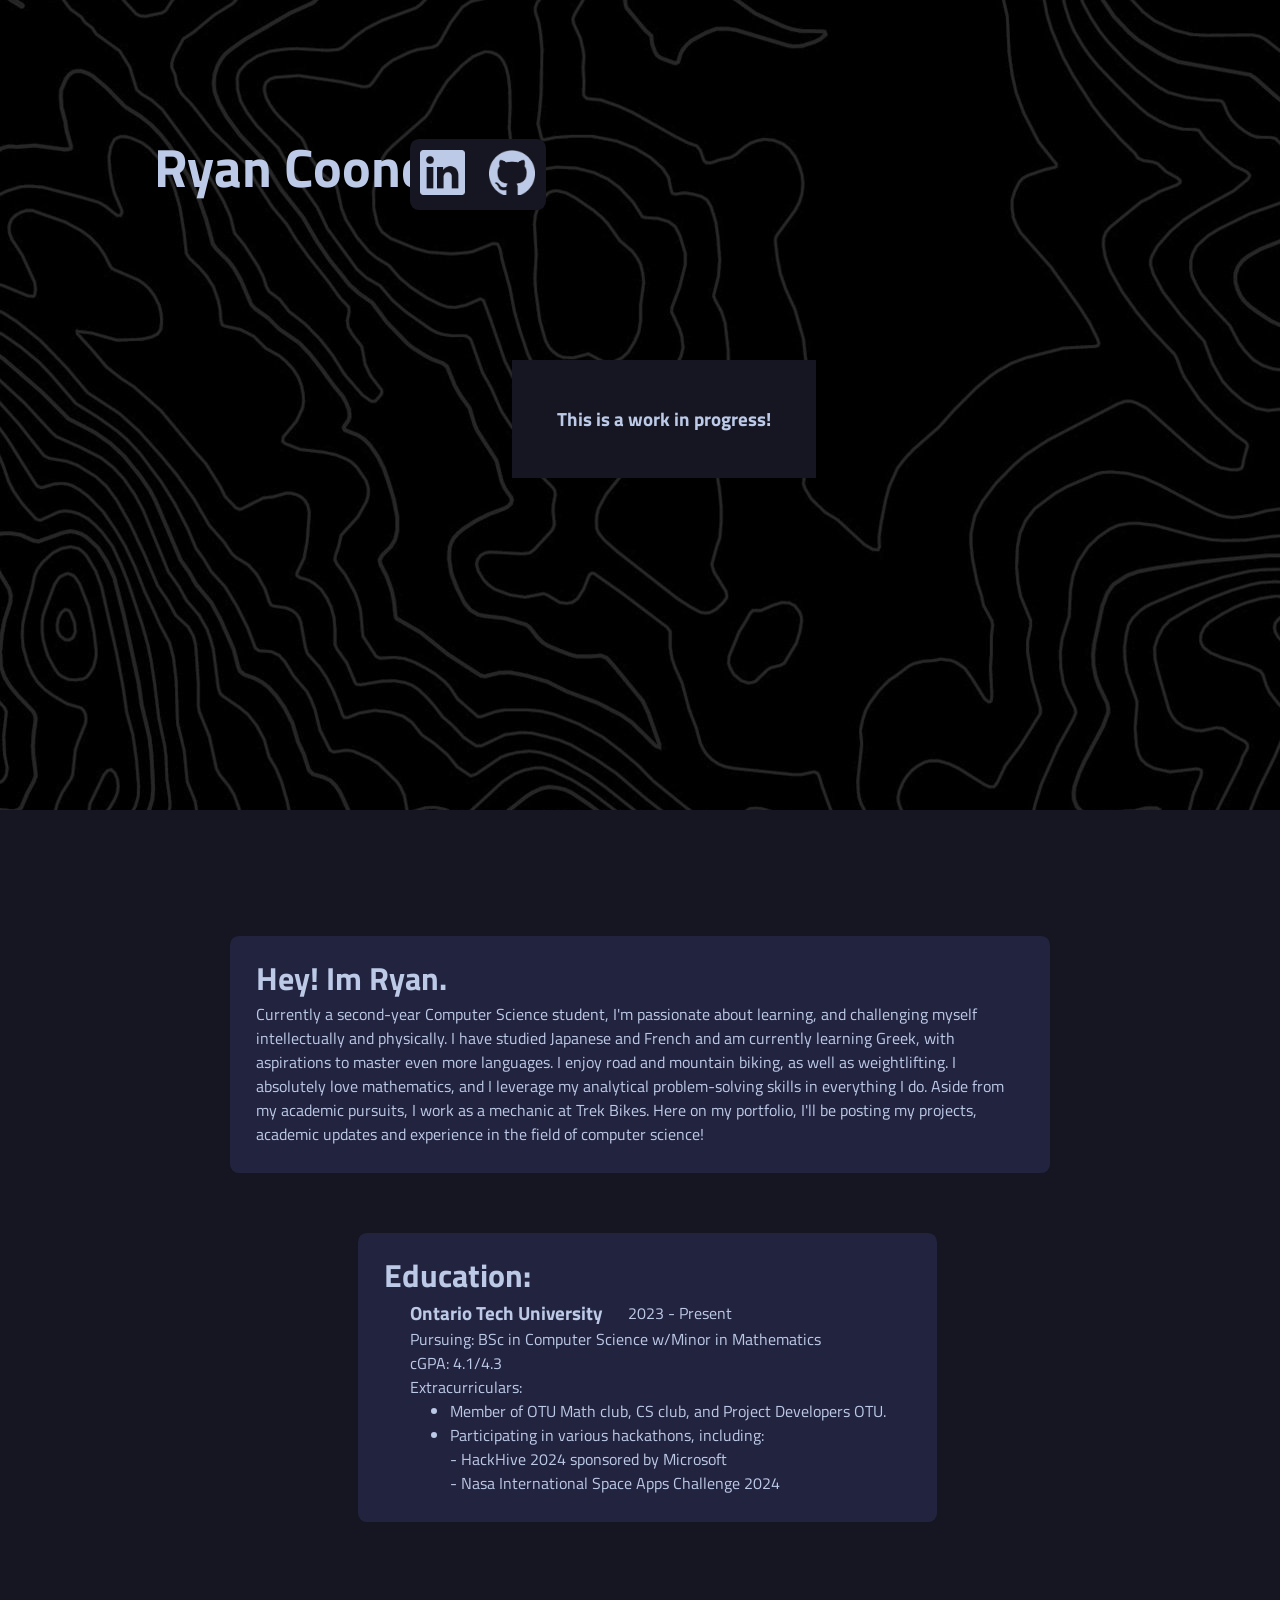
<file: index.html>
<!DOCTYPE html>
<html lang="en">
<head>
    <meta charset="UTF-8">
    <title>Ryan Coones</title>
    <link rel="icon" type="image/x-icon" href="Images\favicon.ico">
    <link rel="stylesheet" href="styles.css">
</head>
<body>

    <div id="title">
        <h2>Ryan Coones</h2>
        
    </div>

    <div id="links">

        <span>
            <a href="https://www.linkedin.com/in/ryan-coones-9a083b2b2/" target="_blank"><img src="Images/linkedin.png" alt="My LinkedIn!"></a>
        </span>

        <span>
            <a href="https://github.com/RyanCoones" target="_blank"><img src="Images/github.png" alt="My Github!"></a>
        </span>

    </div>

    <div id="wip"><h3>This is a work in progress!</h3></div>



    <div class="bottom_body">

        <div id="aboutMe">
            <h1>Hey! Im Ryan.</h1>
            <p>Currently a second-year Computer Science student, I'm passionate about learning, and challenging myself intellectually and physically. I have studied Japanese and French and am currently learning Greek, with aspirations to master even more languages. I enjoy road and mountain biking, as well as weightlifting. I absolutely love mathematics, and I leverage my analytical problem-solving skills in everything I do. Aside from my academic pursuits, I work as a mechanic at Trek Bikes. Here on my portfolio, I'll be posting my projects, academic updates and experience in the field of computer science!</p>
        </div>

        <div id="education">

            <h1>Education:</h1>



            <div class="school">
                <h3 id="schoolname">Ontario Tech University</h3><p id="timeline">2023 - Present</p>
                <p>Pursuing: BSc in Computer Science w/Minor in Mathematics</p>
                <p>cGPA: 4.1/4.3</p>
                <p>Extracurriculars:</p>
                <ul>
                    <li>Member of OTU Math club, CS club, and Project Developers OTU.</li>
                    <li>Participating in various hackathons, including: <br> 
                            - HackHive 2024 sponsored by Microsoft <br>
                            - Nasa International Space Apps Challenge 2024</li>
                </ul>
            </div>
            
        </div>

    </div>

        
</body>
</html>
</file>
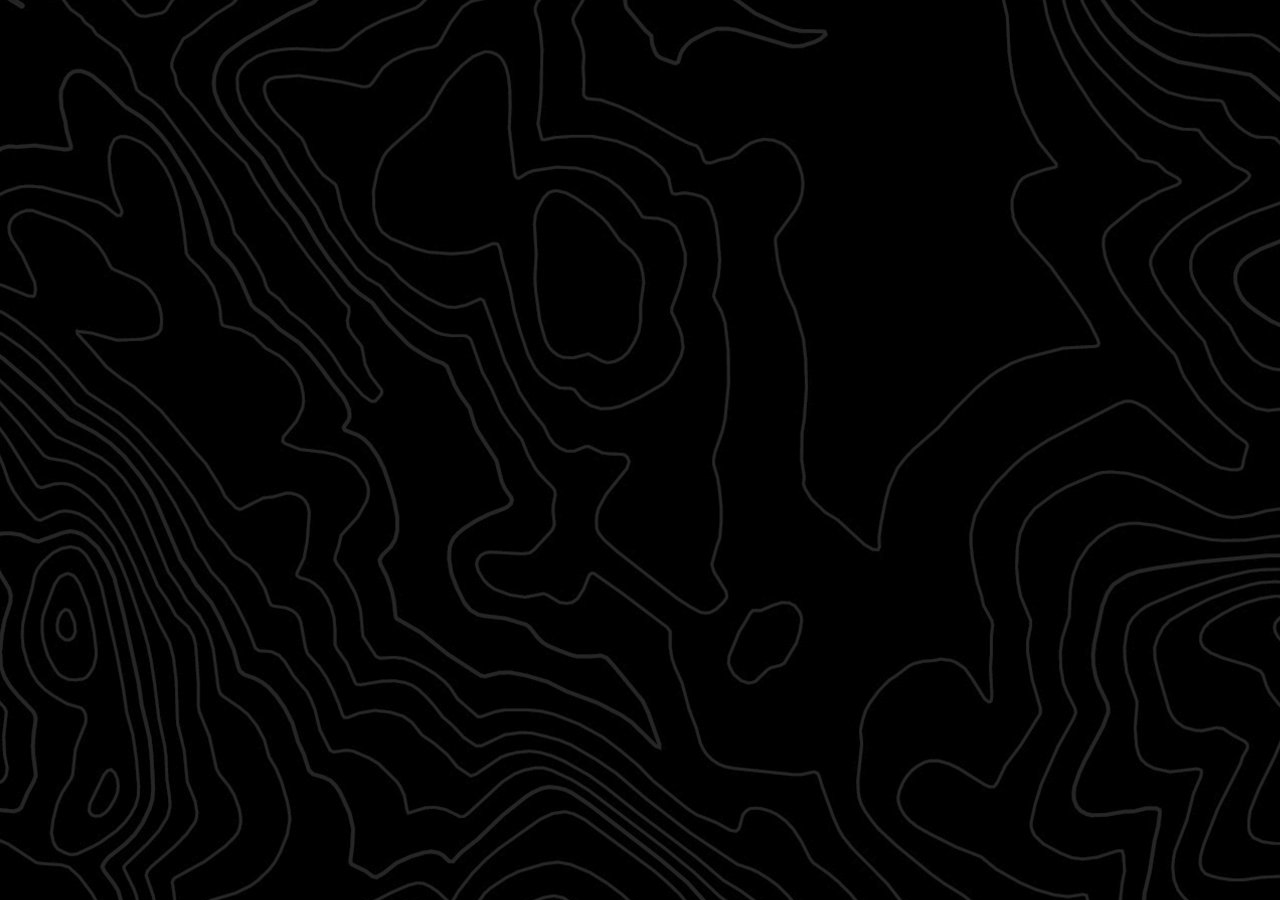
<file: main.html>
<!DOCTYPE html>
<html lang="en">
<head>
    <meta charset="UTF-8">
    <title>RyanCoones</title>
    <link rel="icon" type="image/x-icon" href="Images\favicon.ico">
    <link rel="stylesheet" href="styles.css">
</head>
<body>
    
</body>
</html>
</file>
<file: styles.css>
@import url('https://fonts.googleapis.com/css2?family=Titillium+Web:ital,wght@0,200;0,300;0,400;0,600;0,700;0,900;1,200;1,300;1,400;1,600;1,700&display=swap');

:root {
/*Main colour scheme*/
    --background-colour: #151621;
    --overlay-colour-1: #22243f;
    --text-colour: #bcc9e7;

}

* {
    margin:0px;
}

body {
    background-image: url(Images/background.jpg);
    background-size: auto;
    background-attachment: fixed;
    font-family: "Titillium Web", system-ui;
    overflow-x:hidden;

}

#title {
    color: var(--text-colour);
    font-weight: 600;
    font-size: 4vh;
    text-align: center;

    position:absolute;
    top: 14vh;
    left: 12vw;
    margin: auto;
    
}

#links {
    background-color: var(--background-colour);
    margin: auto;
    display: inline;

    position: absolute;
    top:15.4vh;
    left:32vw;

    border-radius:0.7vw;
}

#links img {
    max-width:5vw;
    max-height:5vh;
    padding-top:1.3vh;
    padding-left:0.8vw;
    padding-right:0.8vw;
    padding-bottom:1vh;
}

#wip {
    background-color: var(--background-colour);
    color: var(--text-colour);
    margin: auto;

    position:absolute;
    top:40vh;
    left:40vw;

    padding:5vh;
}

#aboutMe {
    background-color: var(--overlay-colour-1);
    color: var(--text-colour);

    position:absolute;
    top: 14vh;
    left: 18vw;

    margin: auto;
    width: 60%;
    border-radius: 0.7vw;
    text-align: left;
    padding-left: 2vw;
    padding-top: 2vh;
    padding-right: 2vw;
    padding-bottom: 3vh;
}

#education {
    background-color: var(--overlay-colour-1);
    color: var(--text-colour);

    position:absolute;
    left: 28vw;
    top: 47vh;

    margin: auto;
    border-radius: 0.7vw;
    text-align: left;
    padding-top: 2vh;
    padding-left: 2vw;
    padding-bottom: 3vh;
    padding-right: 2vw;
}

.school {
    padding-left: 2vw;
    padding-right: 2vw;
}


#schoolname, #timeline{
    display:inline;
    vertical-align:middle;
    padding-right: 2vw;
}

.bottom_body {
    background-color: var(--background-colour);

    width: 100vw;
    height: 200vh;

    position: absolute;
    top: 90vh;
    display:block;

}
</file>
